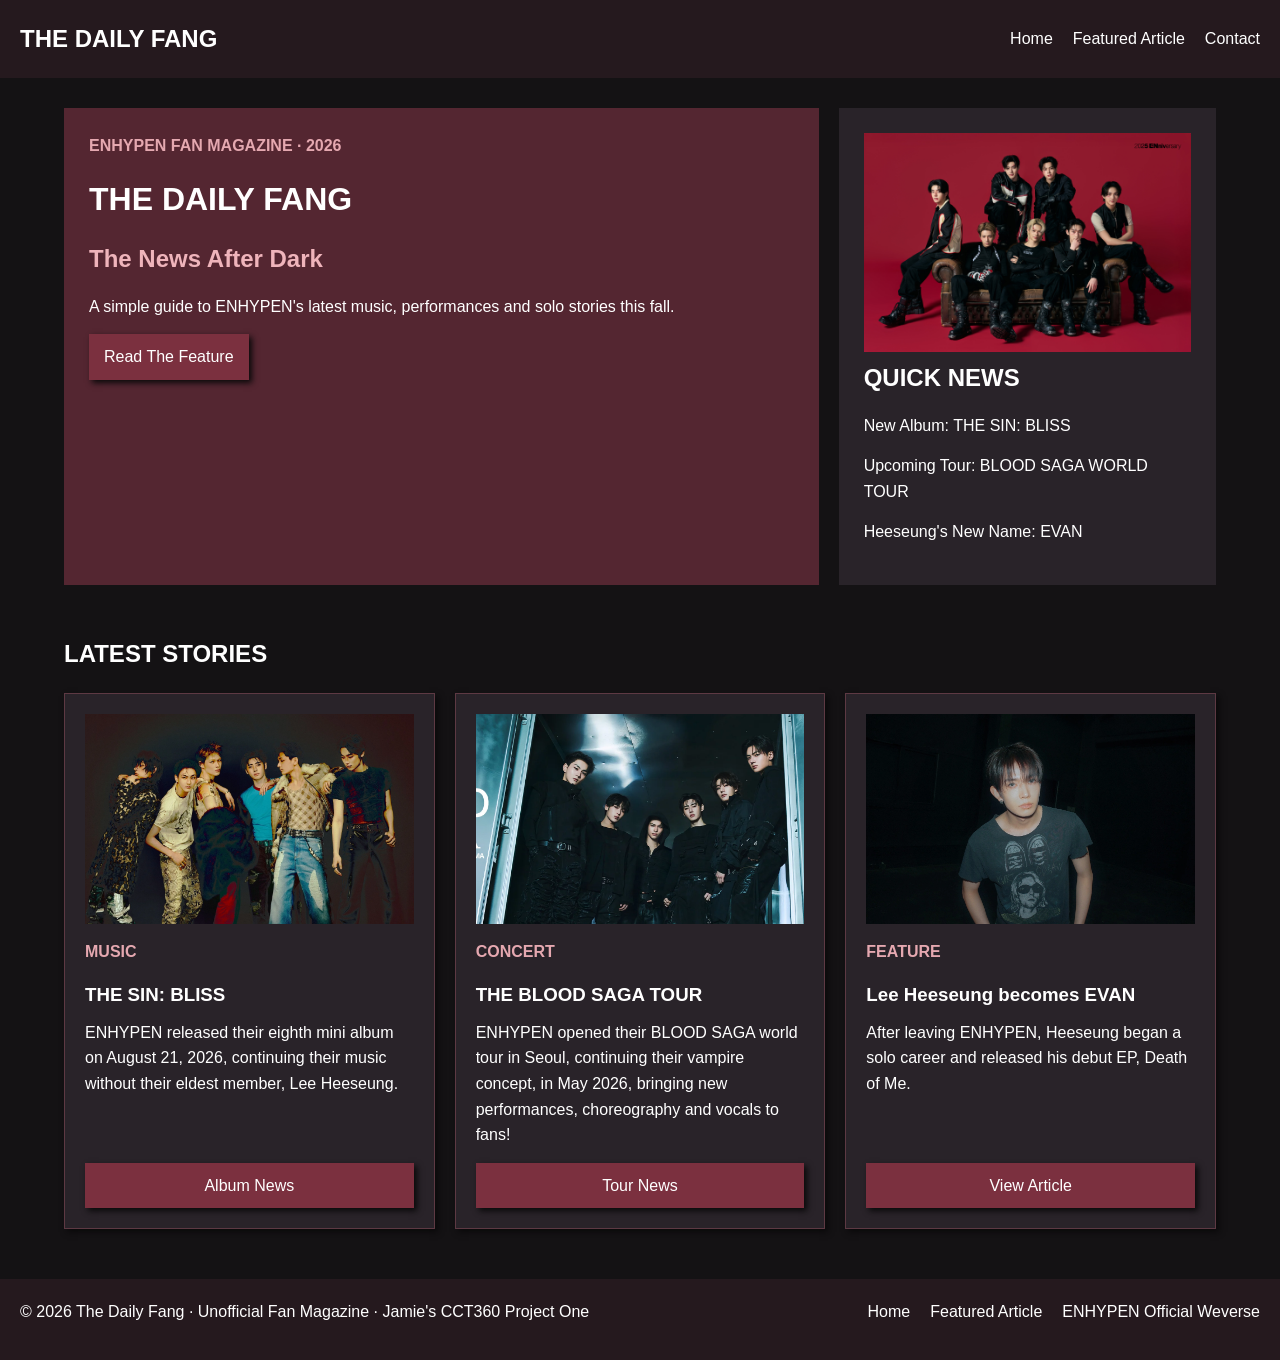
<file: index.html>
<!DOCTYPE html>
<html lang="en">
<head>
    <meta charset="UTF-8">
    <meta name="viewport" content="width=device-width, initial-scale=1.0">
    <title>The Daily Fang: ENHYPEN News</title>
    <link rel="stylesheet" href="css/style.css">
</head>
<body>
    <header class="site-header">
        <a class="logo" href="index.html">THE DAILY FANG</a>
        <nav class="nav-links">
            <a href="index.html">Home</a>
            <a href="detail.html">Featured Article</a>
            <a href="#contact">Contact</a>
        </nav>
    </header>

    <main>
        <section class="hero-grid">
            <div class="spotlight">
                <p class="label">ENHYPEN FAN MAGAZINE · 2026</p>
                <h1>THE DAILY FANG</h1>
                <h2>The News After Dark</h2>
                <p>A simple guide to ENHYPEN's latest music, performances and solo stories this fall.</p>
                <a class="button" href="detail.html">Read The Feature</a>
            </div>

            <aside class="quick-links">
                <img src="assets/hero.jpeg" alt="ENHYPEN's group photo">
                <h2>QUICK NEWS</h2>
                <p>New Album: THE SIN: BLISS</p>
                <p>Upcoming Tour: BLOOD SAGA WORLD TOUR</p>
                <p>Heeseung's New Name: EVAN</p>
            </aside>
        </section>

        <section class="feed" id="feed">
            <h2>LATEST STORIES</h2>
            <div class="cards-gallery">
                <article class="card">
                    <img src="assets/enhypenalbum.webp" alt="Enhypen's album photo">
                    <p class="label">MUSIC</p>
                    <h3>THE SIN: BLISS</h3>
                    <p>ENHYPEN released their eighth mini album on August 21, 2026, continuing their music without their eldest member, Lee Heeseung.</p>
                    <a class="card-button" href="https://weverse.io/enhypen/notice/37455">Album News</a>
                </article>

                <article class="card">
                    <img src="assets/concert.webp" alt="BLOOD SAGA promotional concert photo">
                    <p class="label">CONCERT</p>
                    <h3>THE BLOOD SAGA TOUR</h3>
                    <p>ENHYPEN opened their BLOOD SAGA world tour in Seoul, continuing their vampire concept, in May 2026, bringing new performances, choreography and vocals to fans!</p>
                    <a class="card-button" href="https://weverse.io/enhypen/notice/35099">Tour News</a>
                </article>

                <article class="card">
                    <img src="assets/heeseung.webp" alt="Heeseung photograph">
                    <p class="label">FEATURE</p>
                    <h3>Lee Heeseung becomes EVAN</h3>
                    <p>After leaving ENHYPEN, Heeseung began a solo career and released his debut EP, Death of Me.</p>
                    <a class="card-button" href="detail.html">View Article</a>
                </article>
            </div>
        </section>
    </main>

    <footer class="site-footer" id="contact">
        <p>© 2026 The Daily Fang · Unofficial Fan Magazine · Jamie's CCT360 Project One</p>
        <nav class="footer-links">
            <a href="index.html">Home</a>
            <a href="detail.html">Featured Article</a>
            <a href="https://weverse.io/enhypen">ENHYPEN Official Weverse</a>    
        </nav>
    </footer>

</body> 
</html>
</file>
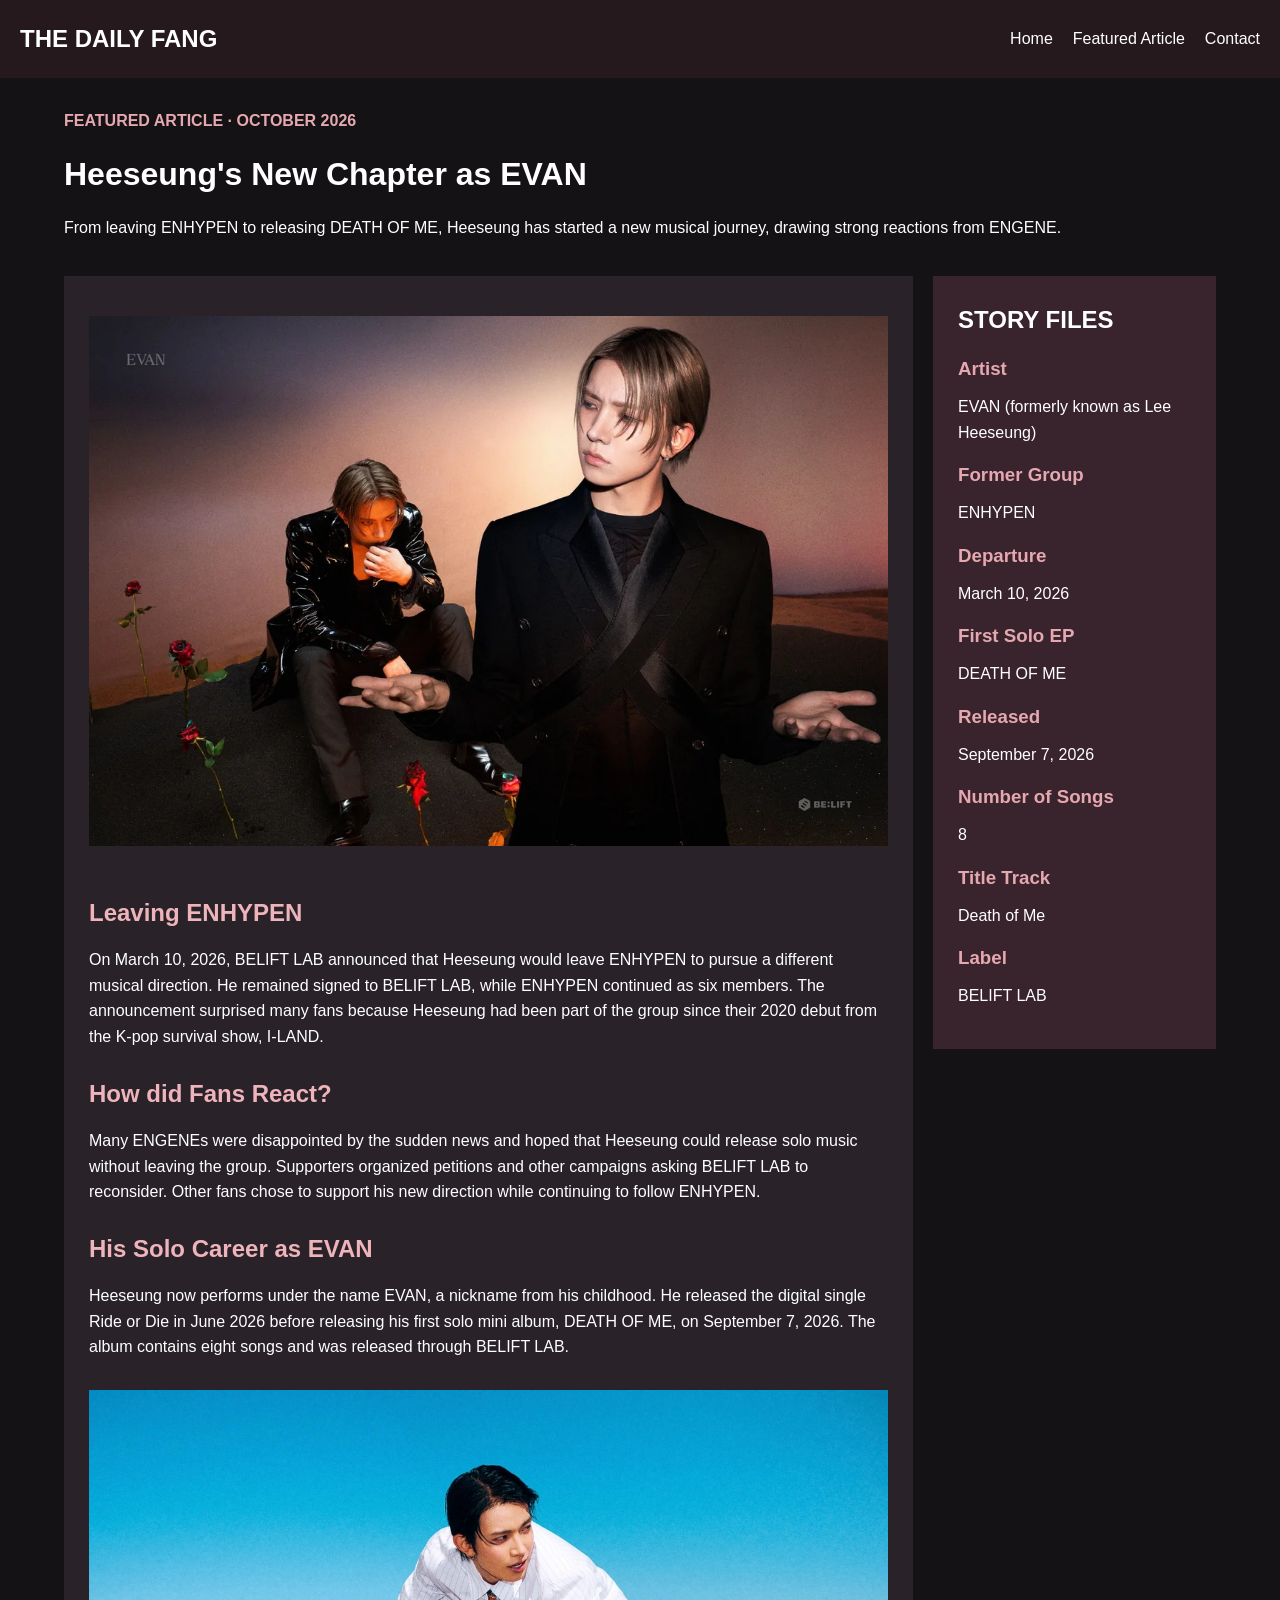
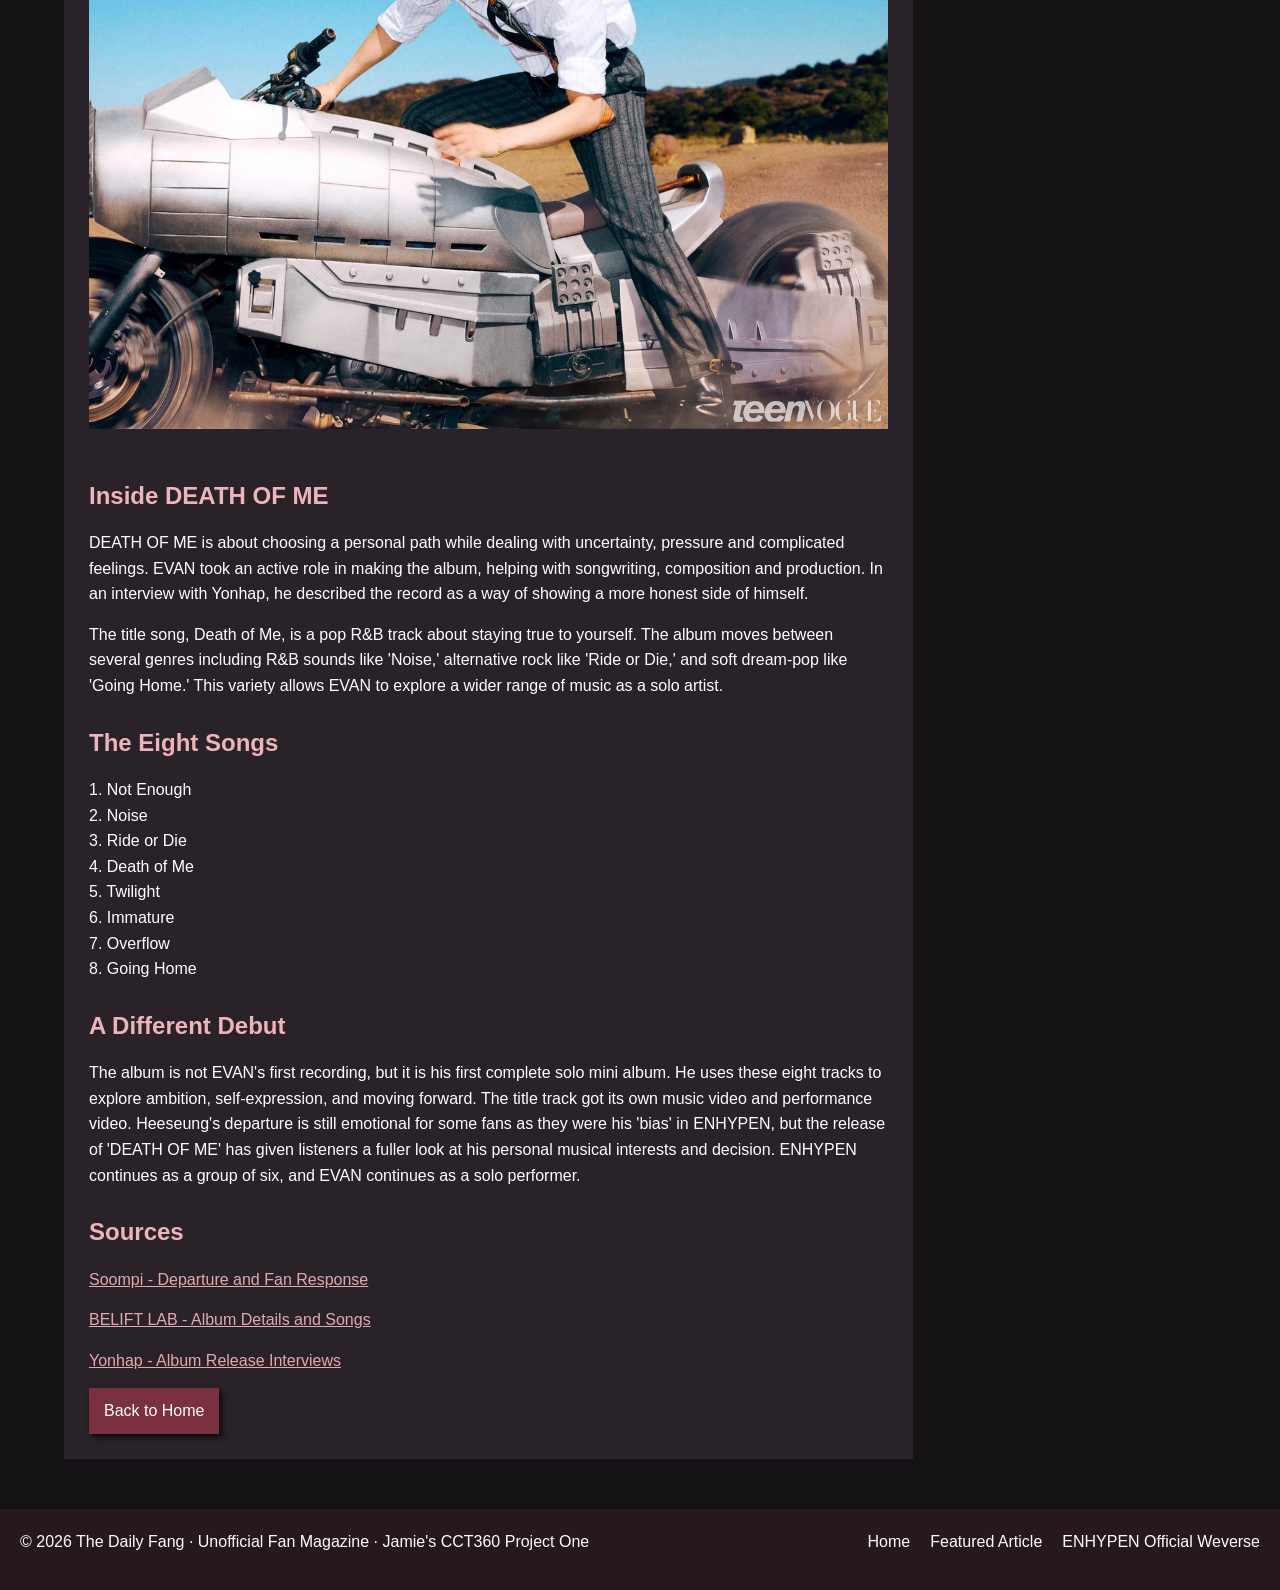
<file: detail.html>
<!DOCTYPE html>
<html lang="en">
<head>
    <meta charset="UTF-8">
    <meta name="viewport" content="width=device-width, initial-scale=1.0">
    <title>Heeseung's Solo Music: The Daily Fang</title>
    <link rel="stylesheet" href="css/style.css">
</head>
<body>
    
<header class="site-header">
    <a class="logo" href="index.html">THE DAILY FANG</a>
    <nav class="nav-links">
        <a href="index.html">Home</a>
        <a href="detail.html">Featured Article</a>
        <a href="#contact">Contact</a>
    </nav>
</header>

<main class="detail-layout">
    <section class="detail-hero">
        <p class="label">FEATURED ARTICLE · OCTOBER 2026</p>
        <h1>Heeseung's New Chapter as EVAN</h1>
        <p>From leaving ENHYPEN to releasing DEATH OF ME, Heeseung has started a new musical journey, drawing strong reactions from ENGENE.</p>
    </section>

    <section class="content-grid">
        <article class="feature-article">
            <img src="assets/heeseung-feature.webp" alt="Heeseung portrait">
            <h2>Leaving ENHYPEN</h2>
            <p>On March 10, 2026, BELIFT LAB announced that Heeseung would leave ENHYPEN to pursue a different musical direction.
            He remained signed to BELIFT LAB, while ENHYPEN continued as six members. The announcement surprised many fans because Heeseung
            had been part of the group since their 2020 debut from the K-pop survival show, I-LAND.
            </p>

            <h2>How did Fans React?</h2>
            <p>Many ENGENEs were disappointed by the sudden news and hoped that Heeseung could release solo music without leaving the group.
            Supporters organized petitions and other campaigns asking BELIFT LAB to reconsider. Other fans chose to support his new direction
            while continuing to follow ENHYPEN.
            </p>

            <h2>His Solo Career as EVAN</h2>
            <p>Heeseung now performs under the name EVAN, a nickname from his childhood. He released the digital single Ride or Die in June
            2026 before releasing his first solo mini album, DEATH OF ME, on September 7, 2026. The album contains eight songs and was released through BELIFT LAB.
            </p>

            <img src="assets/heeseung-second.webp" alt="EVAN's 'DEATH OF ME' promotional photo">
            <h2>Inside DEATH OF ME</h2>
            <p>DEATH OF ME is about choosing a personal path while dealing with uncertainty, pressure and complicated feelings.
            EVAN took an active role in making the album, helping with songwriting, composition and production. In an interview with Yonhap, he described
            the record as a way of showing a more honest side of himself.
            </p>
            <p>The title song, Death of Me, is a pop R&B track about staying true to yourself. The album moves between several genres including R&B sounds like 'Noise,' alternative
            rock like 'Ride or Die,' and soft dream-pop like 'Going Home.' This variety allows EVAN to explore a wider range of music as a solo artist.
            </p>

            <h2>The Eight Songs</h2>
            <p>1. Not Enough<br>2. Noise<br>3. Ride or Die<br>4. Death of Me<br>5. Twilight<br>6. Immature<br>7. Overflow<br>8. Going Home</p>

            <h2>A Different Debut</h2>
            <p>The album is not EVAN's first recording, but it is his first complete solo mini album. He uses these eight tracks to explore ambition, self-expression, and moving forward.
            The title track got its own music video and performance video. Heeseung's departure is still emotional for some fans as they were his 'bias' in ENHYPEN, but the release of 'DEATH OF ME'
            has given listeners a fuller look at his personal musical interests and decision. ENHYPEN continues as a group of six, and EVAN continues as a solo performer.
            </p>

            <h2>Sources</h2>
            <p><a href="https://www.soompi.com/article/1825105wpp/belift-lab-reaffirms-heeseung-is-not-returning-to-enhypen">Soompi - Departure and Fan Response</a></p>
            <p><a href="https://beliftlab.com/artist/discography/EVAN/21">BELIFT LAB - Album Details and Songs</a></p>
            <p><a href="https://en.yna.co.kr/view/AEN20260907007051315">Yonhap - Album Release Interviews</a></p>
            <a class="button" href="index.html">Back to Home</a>
        </article>

        <aside class="story-file">
            <h2>STORY FILES</h2>
            <h3>Artist</h3><p>EVAN (formerly known as Lee Heeseung)</p>
            <h3>Former Group</h3><p>ENHYPEN</p>
            <h3>Departure</h3><p>March 10, 2026</p>
            <h3>First Solo EP</h3><p>DEATH OF ME</p>
            <h3>Released</h3><p>September 7, 2026</p>
            <h3>Number of Songs</h3><p>8</p>
            <h3>Title Track</h3><p>Death of Me</p>
            <h3>Label</h3><p>BELIFT LAB</p>          
        </aside>
    </section>
</main>

    <footer class="site-footer" id="contact">
        <p>© 2026 The Daily Fang · Unofficial Fan Magazine · Jamie's CCT360 Project One</p>
        <nav class="footer-links">
            <a href="index.html">Home</a>
            <a href="detail.html">Featured Article</a>
            <a href="https://weverse.io/enhypen">ENHYPEN Official Weverse</a>    
        </nav>
    </footer>

</body>
</html>
</file>
<file: css/style.css>
/* universal reset */
* {
    margin: 0;
    padding: 0;
    box-sizing: border-box;
}

body {
    font-family: Arial, sans-serif;
    background-color: #141214;
    color: white;
    line-height: 1.6;
}

/* header */
.site-header {
    display: flex;
    justify-content: space-between;
    align-items: center;
    flex-wrap: wrap;
    gap: 16px;
    padding: 20px;
    background-color: #25191e;
}

.logo {
    font-size: 24px;
    font-weight: bold;
    color: white;
    text-decoration: none;
}

.nav-links, .footer-links {
    display: flex;
    gap: 20px;
    flex-wrap: wrap;
}

a {
    color: #e5a8b0;
}

.nav-links a, .footer-links a {
    color: white;
    text-decoration: none;
}

/* text and button styling */
h1 {
    font-size: 32px;
    margin-bottom: 15px;
}

h2 {
    margin-bottom: 15px;
}

h3 {
    margin-bottom: 10px;
}

p {
    margin-bottom: 15px;
}

.label {
    color: #e5a8b0;
    font-weight: bold;
}

.button, .card-button {
    display: inline-block;
    padding: 10px 15px;
    color: white;
    background-color: #7b303f;
    text-decoration: none;
    box-shadow: 3px 3px 6px #0a090a;
}

/* homepage hero part */
.hero-grid {
    display: grid;
    grid-template-columns: 1fr;
    gap: 20px;
    padding: 30px 5%;
}

.spotlight, .quick-links {
    padding: 25px;
}

.spotlight {
    background-color: #542631;
}

.spotlight h2 {
    color: #efb4bb;
}

.quick-links {
    background-color: #292329;
}

.quick-links img {
    width: 100%;
    height: auto;
}

/* homepage cards */
.feed {
    padding: 20px 5% 50px;
}

.cards-gallery {
    display: grid;
    grid-template-columns: 1fr;
    gap: 20px;
    margin-top: 20px;
}

.card {
    display: flex;
    flex-direction: column;
    padding: 20px;
    background-color: #292329;
    border: 1px solid #5d3943;
    box-shadow: 3px 3px 6px #0a090a;
}

.card img {
    width: 100%;
    height: 210px;
    object-fit: cover;
    margin-bottom: 15px;
}

.card-button {
    margin-top: auto;
    text-align: center;
}

/* full article */
.detail-layout {
    padding: 30px 5% 50px;
}

.detail-hero {
    padding-bottom: 20px;
}

.content-grid {
    display: grid;
    grid-template-columns: 1fr;
    gap: 20px;
}

.feature-article, .story-file {
    padding: 25px;
    background-color: #292329;
}

.feature-article h2 {
    margin-top: 25px;
    color: #efb4bb;
}

.feature-article img {
    width: 100%;
    height: auto;
    margin: 15px 0;
}

.story-file {
    background-color: #39232c;
    align-self: start;
}

.story-file h3 {
    color: #e5a8b0;
    margin-top: 15px;
}

/* footer */
.site-footer {
    display: flex;
    justify-content: space-between;
    flex-wrap: wrap;
    gap: 15px;
    padding: 20px;
    background-color: #25191e;
}

/* desktop view */
@media (min-width: 768px) {
    .hero-grid {
        grid-template-columns: 2fr 1fr;
    }

    .cards-gallery {
        grid-template-columns: repeat(auto-fit, minmax(280px, 1fr));
    }

    .content-grid {
        grid-template-columns: 3fr 1fr;
    }
}
</file>
